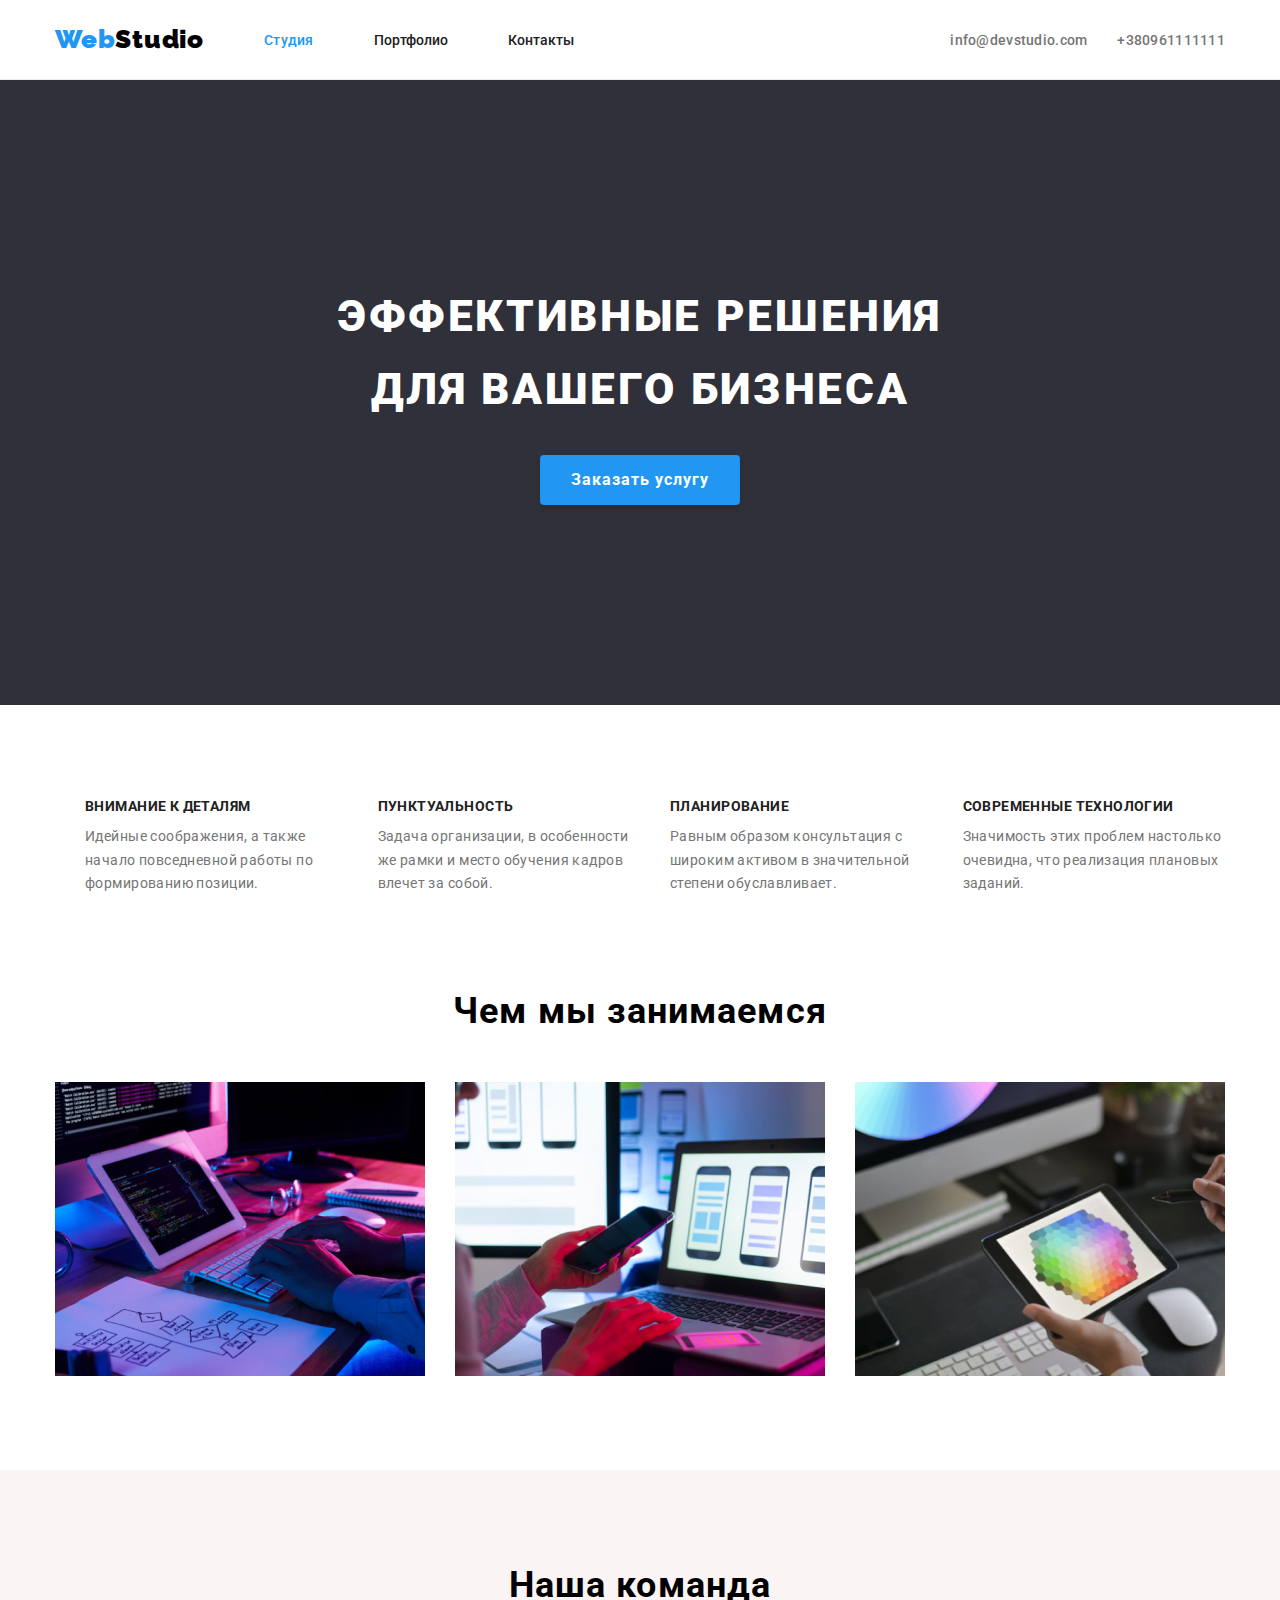
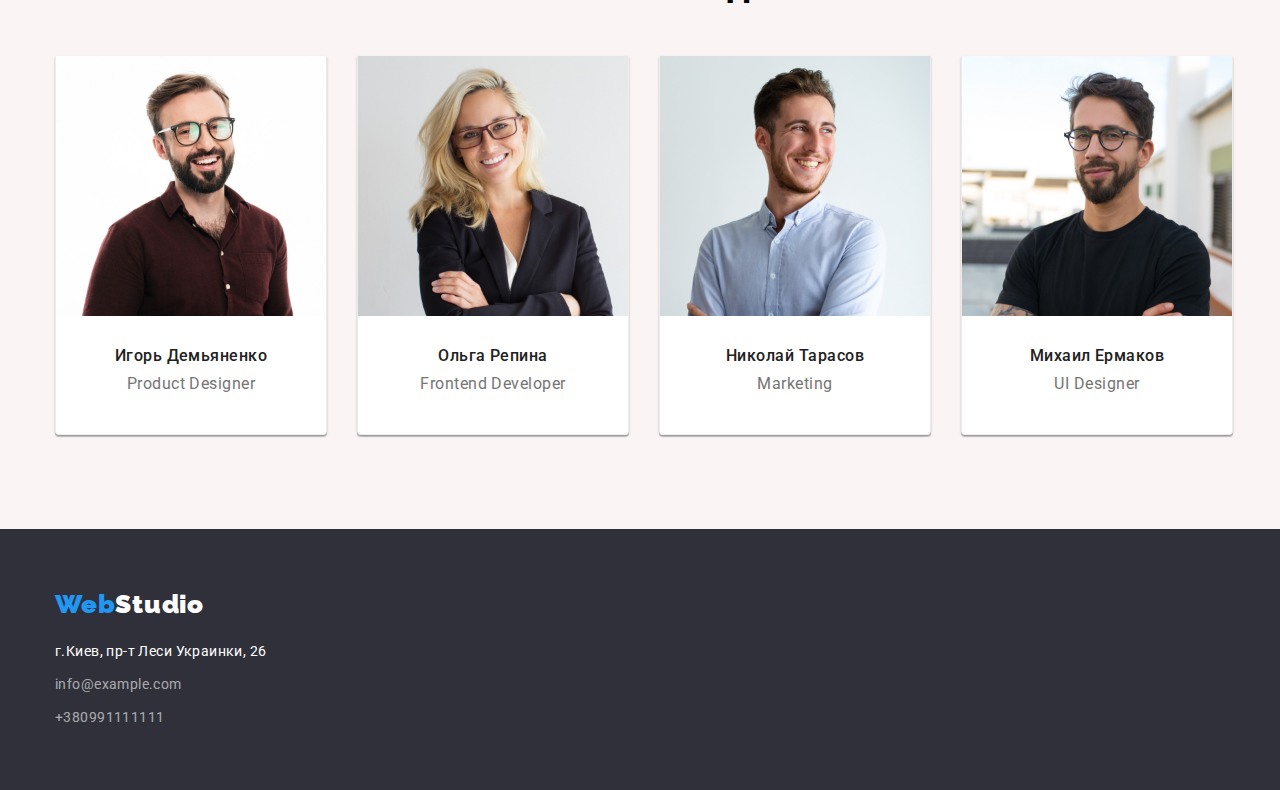
<file: index.html>
<!DOCTYPE html>
<html lang="en">
<head>
     <meta charset="UTF-8">
    <meta http-equiv="X-UA-Compatible" content="IE=edge">
    <meta name="viewport" content="width=device-width, initial-scale=1.0">
    <title>Webstudio</title>
    <link
    rel="stylesheet"
    href="https://cdnjs.cloudflare.com/ajax/libs/modern-normalize/1.1.0/modern-normalize.min.css"
    integrity="sha512-wpPYUAdjBVSE4KJnH1VR1HeZfpl1ub8YT/NKx4PuQ5NmX2tKuGu6U/JRp5y+Y8XG2tV+wKQpNHVUX03MfMFn9Q=="
    crossorigin="anonymous"
    referrerpolicy="no-referrer"
  />
    <link rel="preconnect" href="https://fonts.gstatic.com">
    <link href="https://fonts.googleapis.com/css2?family=Raleway:wght@700&family=Roboto:wght@400;500;700;900&display=swap" rel="stylesheet">
    <link rel= "stylesheet" href="css/style.css"/>

</head>
<body>
    <header class="header">
        <div class="container header-port">
            <nav class="main-nav"> 
            <a class="logo logo-container" href="index.html"><span class="logo-blue">Web</span>Studio</a>
           
        <ul class="list-row">
                <li class="header-item"><a class="link link-active" href="index.html">Студия</a>
                </li>
                <li class="header-item"><a class="link" href="portfolio.html">Портфолио</a>
                </li>
                <li class="header-item"><a class="link" href="#">Контакты</a>
                </li>
            </ul>
            </nav>
        
         <ul class="contacts">
            <li class="item">
        <a class="link link-grey" href="mailto:info@devstudio.com">info@devstudio.com</a><br>
    </li>
    <li class="item">
        <a class="link-grey" href="tel:+380961111111">+380961111111</a>
         </li>
            </ul>
     </div>
 </header>

     <main> 

    <section class="hero">
          <div class="container">
              
        <h1 class="hero-text hero-text-section">Эффективные решения<br>для вашего бизнеса</h1>
             <button type="button" class="button button-section">Заказать услугу</button>
          
          </div>
            </section> 

<section class="section-advantages">
    <div class="container">
    <h2 class="hide-text">Наши преимущества</h2>
    <ul class="middle-list">
        <li class="item">
            <h3 class="text-list">Внимание к деталям</h3>
            <p class="grey-text">Идейные соображения, а также начало повседневной работы по формированию позиции.</p>
        </li>
        <li class="item">
            <h3 class="text-list">Пунктуальность</h3>
            <p class="grey-text">Задача организации, в особенности же рамки и место обучения кадров влечет за собой.</p>
        </li>
        <li class="item">
            <h3 class="text-list">Планирование</h3>
            <p class="grey-text">Равным образом консультация с широким активом в значительной степени обуславливает.</p>
        </li>
        <li class="item">
            <h3 class="text-list">Современные технологии</h3>
            <p class="grey-text">Значимость этих проблем настолько очевидна, что реализация плановых заданий.</p>
        </li>
    </ul>
    </div>
</section>
<section class="middle-section">
    <div class="container">
   <h2 class="section-description">Чем мы занимаемся</h2>
   
    <ul class="what-we-do-list">
        <li class="item"><img src="images/box1.jpg" alt="набор текста" width="370"></li>
        <li class="item"><img src="images/box2.jpg" alt="передача данных" width="370"></li>
        <li class="item"><img src="images/box3.jpg" alt="дизаин" width="370"></li>
    </ul>
    </div>
</section>

<section class="our-team-section">
    <div class="container">
   <h2 class="section-description">Наша команда</h2>
   <ul class="last-list">
    <li class="our-team-item">
    <img src="images/img1.jpg" alt="Игорь Демяненко" width="270">
    <div class="our-team-box">
        <h3 class="worker-name">Игорь Демьяненко</h3>
        <p class="grey-prof">Product Designer</p>
        </div>
    </li>
     <li class="our-team-item">
     <img src="images/img2.jpg" alt="Ольга Репина" width="270">
     <div class="our-team-box">
        <h3 class="worker-name">Ольга Репина</h3>
        <p class="grey-prof">Frontend Developer</p>
        </div>
    </li>
    <li class="our-team-item">
    <img src="images/img3.jpg" alt="Николай Тарасов" width="270">
    <div class="our-team-box"> 
        <h3 class="worker-name">Николай Тарасов</h3>
        <p class="grey-prof">Marketing</p>
        </div>
    </li>
    <li class="our-team-item">
    <img src="images/img4.jpg" alt="Михаил Ермаков" width="270">
    <div class="our-team-box">
        <h3 class="worker-name">Михаил Ермаков</h3>
        <p class="grey-prof">UI Designer</p>
        </div>
    </li>
</ul>
</div>
</section>
</main>

<footer class="footer">
    <section class="footer-section">
    <div class="container">
    <a class="logo-footer" href="index.html"><span class="logo-blue">Web</span><span class="studio">Studio</span></a>
    <address>
        <ul class="footer-list">
        <li class="footer-item-list"><a class="address" target="_blank" href="https://goo.gl/maps/M211C4r4D3SkxWqD8">г.Киев, пр-т Леси Украинки, 26</a>
        <li class="footer-item-list"><a class="mail" href="mailto:info@example.com">info@example.com</a></li>
        <li class="footer-item-list"><a class="tele" href="tel:+380991111111">+380991111111</a></li>
    </ul>
    </address>
    
    </div>
</section>
</footer>
    
</body>
</html>
</file>
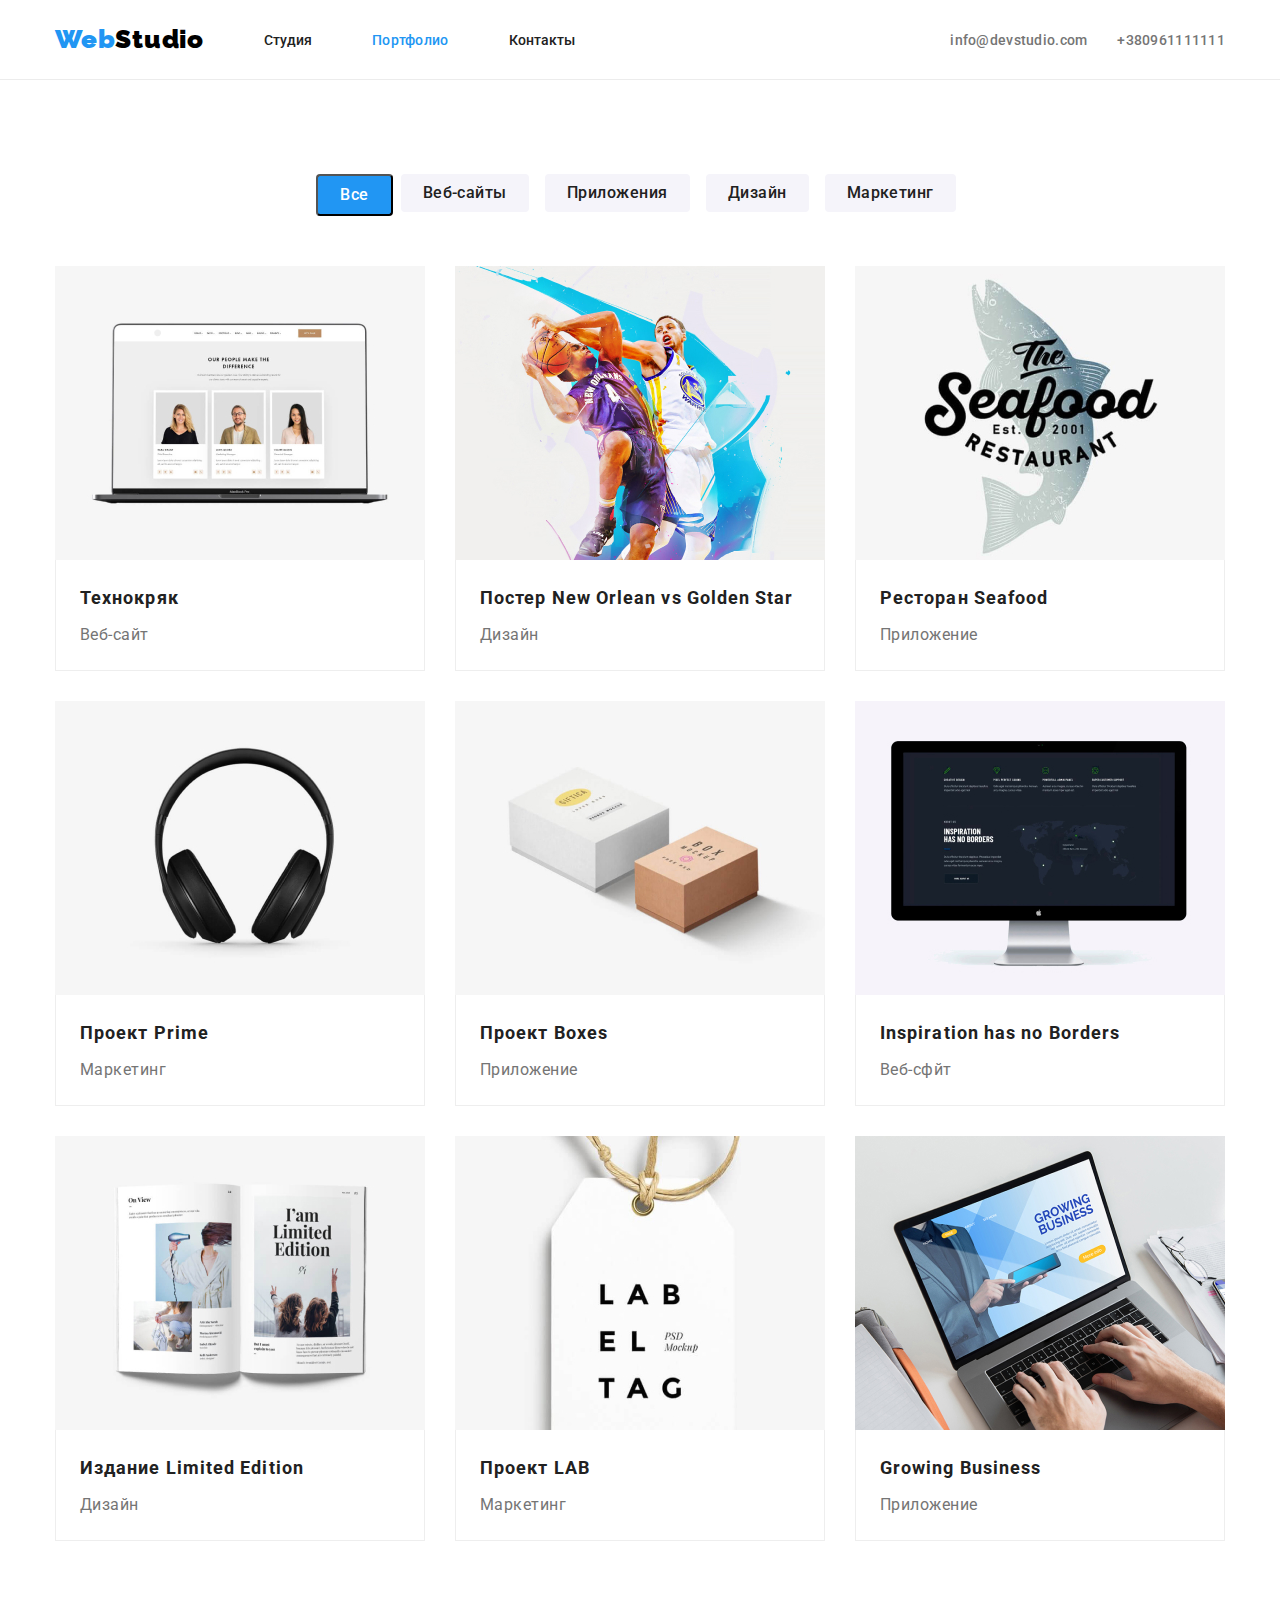
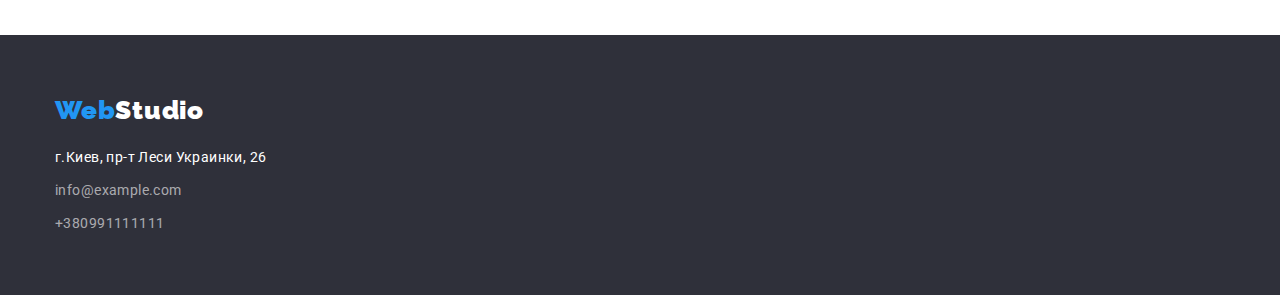
<file: portfolio.html>
<!DOCTYPE html>
<html lang="en">
<head>
    <meta charset="UTF-8">
    <meta http-equiv="X-UA-Compatible" content="IE=edge">
    <meta name="viewport" content="width=device-width, initial-scale=1.0">
    <title>portfolio</title>
    <link
    rel="stylesheet"
    href="https://cdnjs.cloudflare.com/ajax/libs/modern-normalize/1.1.0/modern-normalize.min.css"
    integrity="sha512-wpPYUAdjBVSE4KJnH1VR1HeZfpl1ub8YT/NKx4PuQ5NmX2tKuGu6U/JRp5y+Y8XG2tV+wKQpNHVUX03MfMFn9Q=="
    crossorigin="anonymous"
    referrerpolicy="no-referrer"
  />
    <link rel="preconnect" href="https://fonts.gstatic.com">
    <link href="https://fonts.googleapis.com/css2?family=Raleway:wght@700&family=Roboto:wght@400;500;700;900&display=swap" rel="stylesheet">
    <link rel="stylesheet" href="css/style.css">
</head>
<body>

</head>
<body>
    <header class="header">
        <div class="container header-port">
            <nav class="main-nav"> 
            <a class="logo logo-container" href="index.html"><span class="logo-blue">Web</span>Studio</a>
           
        <ul class="list-row">
                <li class="header-item"><a class="link" href="index.html">Студия</a>
                </li>
                <li class="header-item"><a class="link link-active" href="portfolio.html">Портфолио</a>
                </li>
                <li class="header-item"><a class="link" href="#">Контакты</a>
                </li>
            </ul>
            </nav>
        
         <ul class="contacts">
            <li class="item">
        <a class="link link-grey" href="mailto:info@devstudio.com">info@devstudio.com</a><br>
    </li>
    <li class="item">
        <a class="link-grey" href="tel:+380961111111">+380961111111</a>
         </li>
            </ul>
     </div>
 </header>
     

<main>
 <section class="main-section">
     <div class="container">
        <ul class="btn-list">
            <li class="padding-item"><button class="btn-port-active" type="button">Все</button>
            </li>
            <li class="padding-item"><button class="btn-port" type="button">Веб-сайты</button>
            </li>
            <li class="padding-item"><button class="btn-port" type="button">Приложения</button>
            </li>
            <li class="padding-item"><button class="btn-port" type="button">Дизайн</button>
            </li>
            <li class="padding-item"><button class="btn-port" type="button">Маркетинг</button>
            </li>
        </ul>

        <!--Список однотипных элементов, фото с текстом-->
    <section class="poster-section">
    <ul class="flex-list">
            <li class="flex-item">
                <a href="#"><img src="images/project1.jpg" alt="Технокряк" width="370"></a>
                <div class="img-text">
                <h3 class="poster-name">Технокряк</h3>
                <p class="poster-desc">Веб-сайт</p>
              </div>
                </li>
            <li class="flex-item">
                <a href="#"><img src="images/project2.jpg" alt="Баскетбол" width="370"></a>
                 <div class="img-text">
                <h3 class="poster-name">Постер New Orlean vs Golden Star</h3>
                 <p class="poster-desc">Дизайн</p>
                </div> 
            </li>
            <li class="flex-item">
                <a href="#"><img src="images/project3.jpg" alt="Ресторан" width="370"></a>
                <div class="img-text">
                <h3 class="poster-name">Ресторан Seafood</h3>
                <p class="poster-desc">Приложение</p>
            </div>
            </li>
            <li class="flex-item">
                <a href="#"><img src="images/project4.jpg" alt="Прайм" width="370"></a>
               <div class="img-text">
                <h3 class="poster-name">Проект Prime</h3>
                <p class="poster-desc">Маркетинг</p>
                </div>
            </li>
            <li class="flex-item">
                <a href="#"><img src="images/project5.jpg" alt="Ящики" width="370"></a>
                <div class="img-text">
                <h3 class="poster-name">Проект Boxes</h3>
                <p class="poster-desc">Приложение</p>
                </div>
            </li>
            <li class="flex-item">
                <a href="#"><img src="images/project6.jpg" alt="Вдохновление" width="370"></a>
                <div class="img-text">
                <h3 class="poster-name">Inspiration has no Borders</h3>
                <p class="poster-desc">Веб-сфйт</p>
                </div>
            </li>
            <li class="flex-item">
                <a href="#"><img src="images/project7.jpg" alt="Издание" width="370"></a>
                <div class="img-text">
                <h3 class="poster-name">Издание Limited Edition</h3>
                <p class="poster-desc">Дизайн</p>
                </div>
            </li>
            <li class="flex-item">
                <a href="#"><img src="images/project8.jpg" alt="Проект" width="370"></a>
                <div class="img-text">
                <h3 class="poster-name">Проект LAB</h3>
                <p class="poster-desc">Маркетинг</p>
            </div>
            </li>
            <li class="flex-item">
                <a href="#"><img src="images/project9.jpg" alt="Бизнес" width="370"></a>
                <div class="img-text">
                <h3 class="poster-name">Growing Business</h3>
                <p class="poster-desc">Приложение</p>
            </div>
            </li>

        </ul>
        
        </div>
    </section>
</main>

<footer class="footer">
    <section class="footer-section">
    <div class="container">
    <a class="logo-footer" href="index.html"><span class="logo-blue">Web</span><span class="studio">Studio</span></a>
    <address>
        <ul class="footer-list">
        <li class="footer-item-list"><a class="address" target="_blank" href="https://goo.gl/maps/M211C4r4D3SkxWqD8">г.Киев, пр-т Леси Украинки, 26</a>
        <li class="footer-item-list"><a class="mail" href="mailto:info@example.com">info@example.com</a></li>
        <li class="footer-item-list"><a class="tele" href="tel:+380991111111">+380991111111</a></li>
    </ul>
    </address>
    
    </div>
</section>
</footer>
</body>
</html>
</file>
<file: css/style.css>
body {
   font-family: Roboto, sans-serif;
   margin: 0;
}

* {
   box-sizing: border-box;
}
*, *::before, *::after {
   box-sizing: border-box;
}

  :root {
      --title-color: #212121;
      --text-color: #757575;
      --color-button: #ffff;
      --primary-background: #2F303A;
      --color-link-title: #2196f3;
      --background-button: #2196f3;
      --main-title-color: #ffff;
      --our-team-background: #F5F4FA;
      --address-text-color: #ffff;
      --color-link-footer: #ffff;
      --company-text-color: #000000;
      --background-portfolio-button: #F5F4FA;
  }

h1,
h2,
h3,
h4,
h5,
h6,
p {
   margin-left: o;
   margin-right: 0;
   margin-bottom: 0;
   margin-top: 0;
}

ul,
ol,
li {
   margin: 0;
   padding: 0;
}
img {
   display: block;
}


   
.header {
   border-bottom: 1px solid #ECECEC;
   padding-top: 24px;
   padding-bottom: 24px;
}
.header-port {
   display: flex;
   align-items: center;
}
.container {
   width: 1200px;
   margin: 0 auto;
   padding-left: 15px;
   padding-right: 15px;
   box-sizing: border-box;
}
.main-nav {
   display: flex;
   align-items: center;
}
.list-row {
   display: flex;
   align-items: center;
   list-style: none;
    margin-top: 0;
    margin-bottom: 0;
    padding-left: 0;
    margin-left: auto;
}

/*.header-item:not(:last-child) {
   margin-right: 50px;
}*  Потому что слишком большие отступы, не смотря на то что 
в CSS для всех ul, ol , li padding  and margin 0*/

.logo-blue {
font-family: Raleway;
color: #2196F3;
font-weight: 900;
font-size: 26px;
letter-spacing: 0.03em;
line-height: 1.2;
list-style: none;
}

.logo, .logo-footer {
font-family: Raleway;
color: black;
font-weight: 900;
font-size: 26px;
letter-spacing: 0.03em;
line-height: 1.2em;
text-decoration: none;
}
.logo-container {
margin 0;
}
.logo-footer {
   margin-bottom: 20px;
   display: block;
text-decoration: none;
}
/*стили для сылок*/

* li, a  {
   list-style: none;
   text-decoration: none;
}
.list {
   display: flex;
 }


.link {
   font-family: Roboto;
   font-style: normal;
   font-weight: 500;
   font-size: 14px;
   line-height: 16px;
   letter-spacing: 0,02em;
   color: #212121;
   padding-left: 60px;
   text-decoration: none;
}
.link-active {
   font-family: Roboto;
   font-style: normal;
   color: #2196F3;
   letter-spacing: 0.02em;
   font-weight: 500;
   font-size: 14px;
   list-style: none;
}
.link:hover {
   color: #2196F3;
}
.link-grey {
   font-family: Roboto;
   font-style: normal;
   font-weight: 500;
   color: #757575;
   letter-spacing: 0.02em;
   line-height: 1.2em;
   font-weight: 500;
   font-size: 14px;
   list-style: none;
   text-decoration: none;
   
}
.link-grey:hover {
   color: #2196F3;
   }

.contacts {
   display: flex;
   margin-left: auto;
   list-style: none;
   align-items: center;
}
.header.item {
   margin-right:not(:last-child) 50px;
}


/*main section webstudio*/

.hero {
   background: var(--primary-background);
    text-align: center;
    padding-top: 200px;
    padding-bottom: 200px;
}
 .hero-text {
   font-weight: 900;
   font-size: 44px;
   line-height: 1.65;
   text-align: center;
   letter-spacing: 0.06em;
   text-transform: uppercase;
   color: var(--main-title-color);
}

 .button {
   background: var(--background-button);
   cursor: pointer;
   font-family: inherit;
   font-weight: bold;
   font-size: 16px;
   line-height: 1.87;
   text-align: center;
   box-shadow: 0px 4px 4px rgb(0 0 0 / 15%);
   margin-top: 30px;
   border-radius: 4px;
   border: 0;
   letter-spacing: 0.06em;
   color: var(--color-button);
   width: 200px;
   height: 50px;
 }

 button, button:active, button:focus {
   outline: none;
}


.section-advantages {
   padding-top: 94px; 
}

.container {
   max-width: 1200px;
   margin-left: auto;
   margin-right: auto;
   padding-left: 15px;
   padding-right: 15px;
}
.middle-section {
   padding-top: 94px;
   padding-bottom: 94px;
}
.hide-text {
   display: none;
}
.middle-list {
   display: flex;
   list-style: none;
   padding: 0;
}
.midle-list.item:not(:last-child) {
   margin-right: 30px;
}
.item {
   flex-basis: calc((100% - 120px) / 4);
   margin-left: 30px;
}
.text-list {
   color: #212121;
   line-height: 1.1;
   letter-spacing: 0.03em;
   font-weight: 700;
   margin-bottom: 10px;
   font-size: 14px;
   text-transform: uppercase;
}
.grey-text {
   color: #757575;
   line-height: 1.7;
   font-weight: 400;
   letter-spacing: 0.03em;
   font-size: 14px;
   text-align: left;
}
//*What we do section*//

.middle-section {
   padding-bottom: 94px;
}
.section-description {
   font-weight: bold;
    font-size: 36px;
    line-height: 42px;
    text-align: center;
    letter-spacing: 0.03em;
    color: color: var(--title-color);
    margin-bottom: 50px;
}
.what-we-do-description {
   display: flex;
   justify-content: center;
}
.container {
   max-width: 1200px;
    margin-left: auto;
    margin-right: auto;
    padding-left: 15px;
    padding-right: 15px;
    box-sizing: border-box;
}
.what-we-do-list {
   display: flex;
   flex-wrap: wrap;
   align-items: center;
   list-style: none;
    padding: 0;
    margin-left: -30px;
}


/*our team*/

.our-team-section {
   background: #faf4f5;
   padding-top: 94px;
   padding-bottom: 94px;
}

.our-team-box {
   padding: 30px 32px;
   box-sizing: border-box;
}
.our-team-item {
    border-left: 1px solid #ececec;
   border-right: 1px solid #ececec;
   border-bottom: 1px solid #ececec;
}
.our-team-item  {
  flex-basis: calc((100% - 120px) / 4);
    margin-left: 30px;
    margin-top: 50px;
    background: #ffffff;
    box-shadow: 0px 1px 3px rgb(0 0 0 / 12%), 0px 1px 1px rgb(0 0 0 / 14%), 0px 2px 1px rgb(0 0 0 / 20%);
    border-radius: 0px 0px 4px 4px;
}
.last-list  {
   display: flex; 
   list-style: none;
   margin-left: -30px;
   margin-top: -50px;
   align-items: center;
}
.worker-name {
  color: #212121;
   text-align: center;
   line-height: 1.2;
   letter-spacing: 0.03em;
   font-weight: 500;
   font-size: 16px;
   margin-top: 0;
   margin-bottom: 10px;
 }
.grey-prof {
   font-size: 16px;
   line-height: 1.18;
   text-align: center;
   letter-spacing: 0.03em;
   color: #757575;
   margin-top: 0;
   margin-bottom: 10px;
   
}

/*footer*/

.footer {
 background: #2F303a;
} 
.footer-section {
   padding-top: 60px;
   padding-bottom: 60px;
}
 .footer-item-list:not(:last-child) {
   margin-bottom: 9px;
 }

 .studio {
   color: #fff;
}
.footer-item:not(:last-child) {
   margin-bottom: 9px;
}
.address {
   font-family: Roboto;
   font-style: normal;
   font-weight: 400;
   color: #fff;
   line-height: 1.7;
   letter-spacing: 0.03em;
   font-size: 14px;
}

.mail, .tele {
   font-family: Roboto;
   font-style: normal;
   font-weight: 400;
   font-size: 14px;
   line-height: 1.7;
   letter-spacing: 0.03em;
   color: rgba(255, 255, 255, 0.6);
}

.address:hover, .mail:hover, .tele:hover {
   color:#2196F3;
}

 

/*Portfolio styles*/



.main-section {
   padding-top: 94px;
   padding-bottom: 94px;
}
.btn-list {
   display: flex;
    justify-content: center;
    margin-bottom: 50px;
}
   
.padding-item:not(:last-child) {
   margin-right: 8px;
}
   
.btn-port {
   font-family: Roboto;
   font-style: normal;
   background: var(--background-portfolio-button);
   cursor: pointer;
   font-weight: 500;
   font-size: 16px;
   line-height: 1.62;
   letter-spacing: 0.03em;
   border-radius: 4x;
   padding: 6px 22px;
   border: 0;
   border-radius: 4px;
   margin-right: 8px;
   color: var(--title-color);
}
.btn-port:hover {
   background: #2196F3;
   color:#fff;
   cursor: pointer;
}
   
.btn-port-active {
   font-family: Roboto;
   font-style: normal;
   background: #2196F3;
   color: #fff;
   text-align: center;
   font-style: normal;
   font-weight: 500;
   font-size: 16px;
   line-height: 1.6;
   letter-spacing: 0.03em;
   border-radius: 4px;
   padding: 6px 22px;
   border-collapse: collapse;
   cursor: pointer;
}

//*flex-list cardset container*//

.poster-section {
   padding-top: 94px;
   padding-bottom: 94px;
}

.flex-list {
   padding: 0;
   margin: 0;
   display: flex;
   flex-wrap: wrap;
   margin-left: -30px;
   margin-top: -30px;    
}
.flex-list > .flex-item {
   /*flex basis: calc((100%-90px) / 3)*/
   flex-basis: calc((100% - 270px) / 9);
   margin-left: 30px;
    margin-top: 30px;
}
.img-text {
   padding: 20px 24px;
    border: 1px solid #eeeeee;
    border-top: 0;
}


.img-text {
   padding: 20px 24px;
   border: 1px solid #EEE;
   border-top: 0;
}
.poster-name {
   font-weight: 700;
    font-size: 18px;
    line-height: 2;
    letter-spacing: 0.06em;
    margin-bottom: 4px;
    color: var(--title-color);
    margin-top: 0;
    margin-bottom; 0;
    padding-left: 0;
}

.poster-desc {
   font-size: 16px;
    line-height: 30px;
    letter-spacing: 0.03em;
    color: var(--text-color);
    margin-top: 0;
    margin-bottom: 0;
    padding-left:0;

}
//*
   font-family: Roboto;
   font-weight: normal;
   font-size: 16px;
   line-height: 1.9;
   letter-spacing: 0.03em;
   color: #757575;
}
*//
</file>
